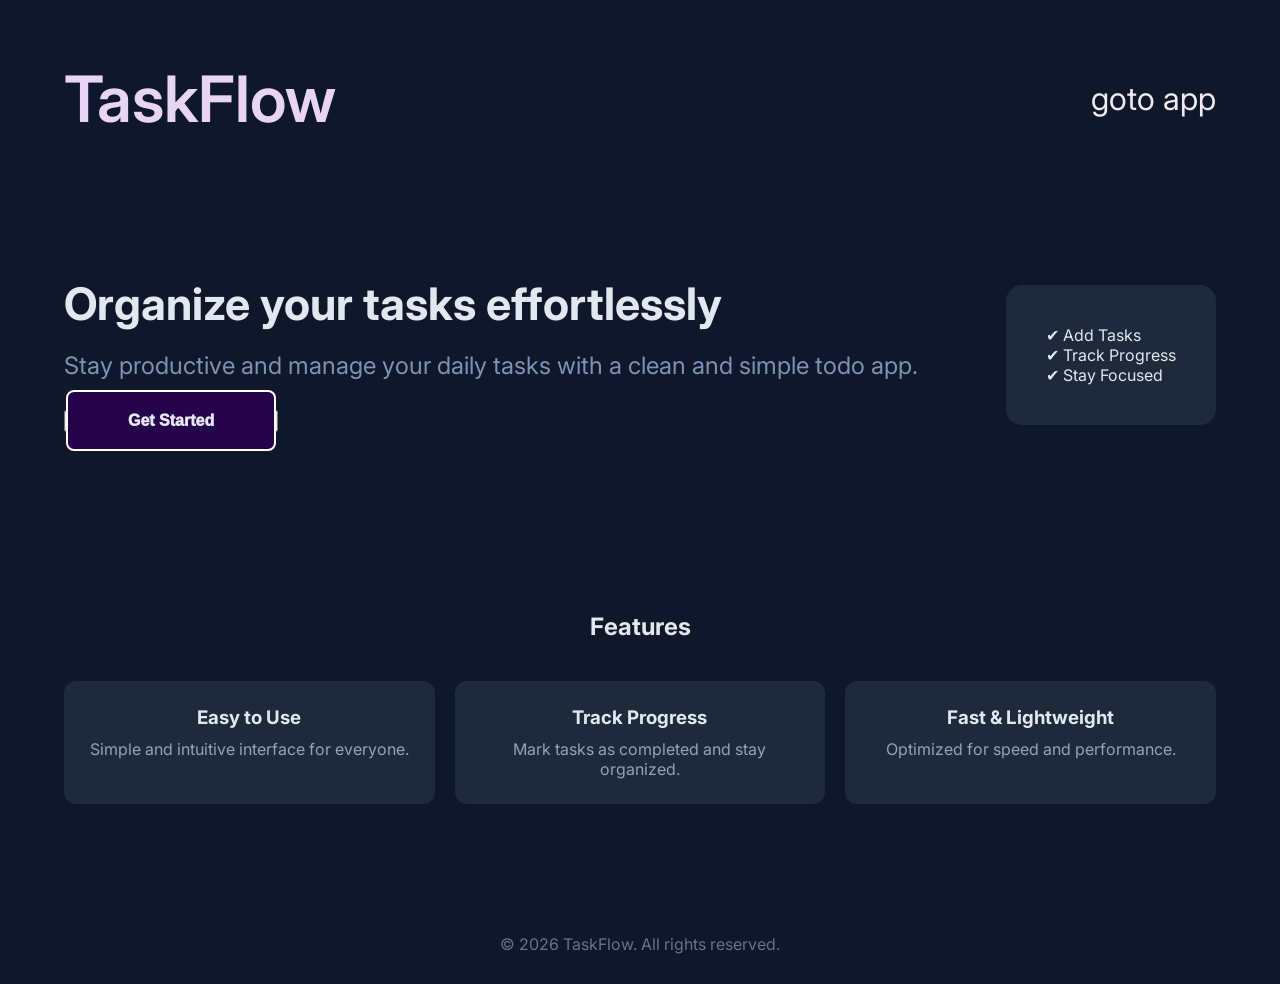
<file: index.html>
<!DOCTYPE html>
<html lang="en">
<head>
<meta charset="UTF-8">
<meta name="viewport" content="width=device-width, initial-scale=1.0">
<title>TaskFlow - Simple Todo App</title>

<link href="https://fonts.googleapis.com/css2?family=Inter:wght@300;400;500;600&display=swap" rel="stylesheet">

<link rel="stylesheet" href="./index.css">
</head>

<body>

<div class="container">

<nav>
    <div class="logo">TaskFlow</div>
    <div>
        <a href="home.html">goto app</a>
    </div>
</nav>

<section class="hero">
    <div class="hero-text">
        <h1>Organize your tasks effortlessly</h1>
        <p>Stay productive and manage your daily tasks with a clean and simple todo app.</p>
        
        <button class="btn"><a href="home.html">Get Started</a></button>
    </div>

    <div class="hero-img">
        <p>✔ Add Tasks<br>✔ Track Progress<br>✔ Stay Focused</p>
    </div>
</section>

<section class="features" id="features">
    <h2>Features</h2>
    <div class="cards">
        <div class="card">
            <h3>Easy to Use</h3>
            <p>Simple and intuitive interface for everyone.</p>
        </div>
        <div class="card">
            <h3>Track Progress</h3>
            <p>Mark tasks as completed and stay organized.</p>
        </div>
        <div class="card">
            <h3>Fast & Lightweight</h3>
            <p>Optimized for speed and performance.</p>
        </div>
    </div>
</section>

<footer>
    <p>© 2026 TaskFlow. All rights reserved.</p>
</footer>

</div>

</body>
</html>
</file>
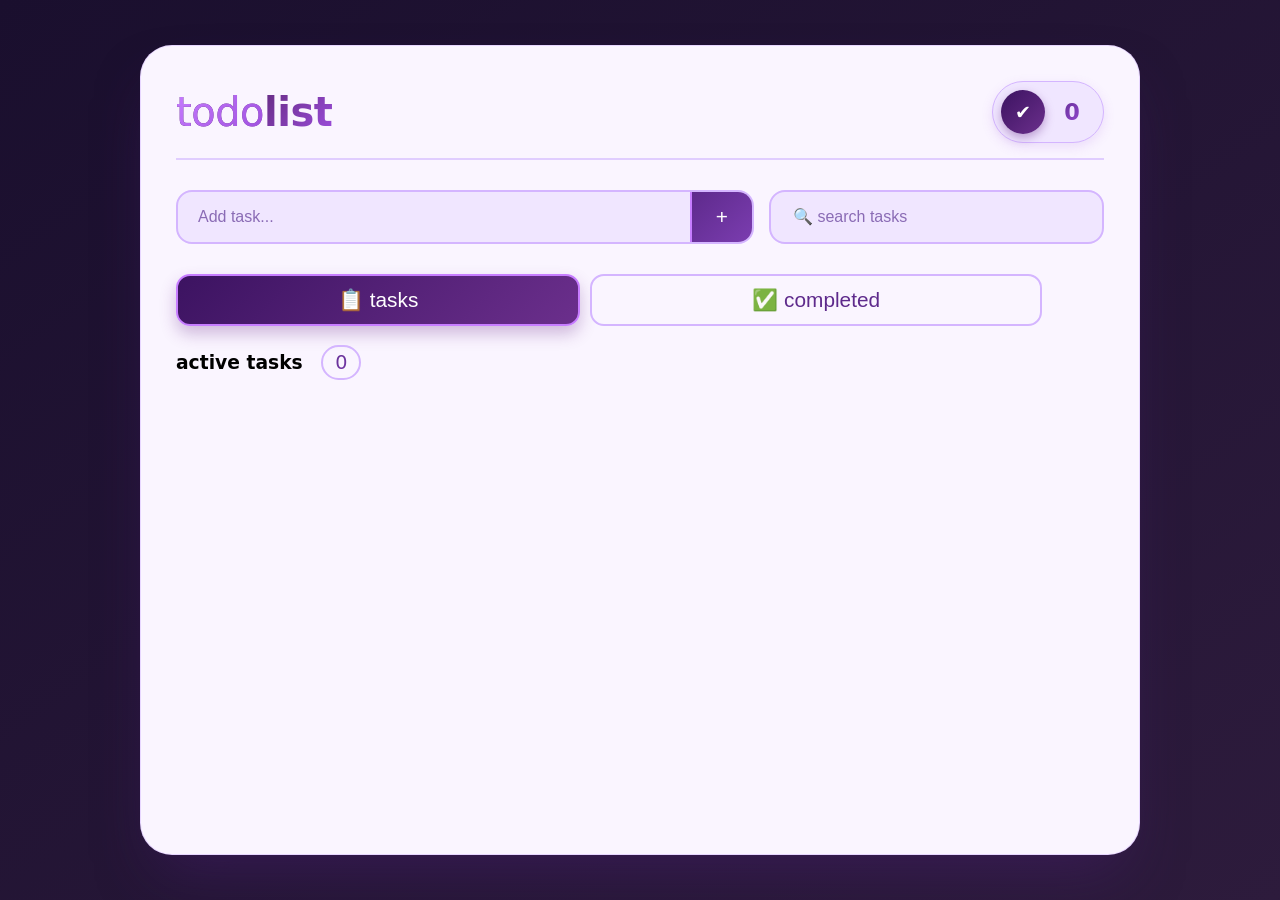
<file: home.html>
<!DOCTYPE html>
<html lang="en">
<head>
<meta charset="UTF-8">
<title>Todo App</title>
<link rel="stylesheet" href="./main.css">
</head>

<body>

<div class="app">

    <!-- HEADER -->
    <div class="header">
        <h1><span>todo</span>list</h1>

        <div class="status">
            <div class="circle">✔</div>
            <span id="count">0</span>
        </div>
    </div>

    <!-- INPUT + SEARCH -->
    <div class="top-bar">
        <div class="input-box">
            <input type="text" id="taskInput" placeholder="Add task...">
            <button onclick="addTask()">+</button>
        </div>

        <input type="text" id="search" placeholder="🔍 search tasks">
    </div>

    <!-- TABS -->
    <div class="tabs">
        <button class="active" onclick="showTab('tasks')">📋 tasks</button>
        <button onclick="showTab('completed')">✅ completed</button>
    </div>

    <!-- TASKS -->
    <div id="tasksTab" class="tab-content">
        <h3>active tasks <span id="taskCount">0</span></h3>
        <br><br>
        <div id="taskList"></div>
    </div>

    <!-- COMPLETED -->
    <div id="completedTab" class="tab-content hidden">
        <h3>completed tasks</h3>
        <br><br>
        <div id="completedList"></div>
        <button class="clear-btn" onclick="clearCompleted()">✖ clear completed</button>
    </div>

</div>

<script src="script.js"></script>
</body>
</html>
</file>
<file: index.css>
/*landing page*/

* {
    margin: 0;
    padding: 0;
    box-sizing: border-box;
}

body {
    font-family: 'Inter', sans-serif;
    background: #0f172a;
    color: #e2e8f0;
}

.container {
    width: 90%;
    max-width: 2000px;
    margin: auto;
}

/* NAVBAR */
nav {
    display: flex;
    justify-content: space-between;
    align-items: center;
    padding: 60px 0;
}

.logo {
    font-size: 4rem;
    font-weight: 600;
    color: #e8d5f5;
}

nav a {
    text-decoration: none;
    color: #efeaf0;
    margin-left: 20px;
    transition: 0.3s;
    font-size:2rem;
}

nav a:hover {
    color: #22d3ee;
}

/* HERO */
.hero {
    display: flex;
    justify-content: space-between;
    align-items: center;
    padding: 80px 0;
}

.hero-text {
    max-width: 1000px;
}

.hero-text h1 {
    font-size: 2.8rem;
    margin-bottom: 20px;
}

.hero-text p {
    color: #7b94b6;
    margin-bottom: 30px;
    font-size:1.5rem;
}

.btn a{
    padding: 20px 60px;
    border: 2px solid white;
    border-radius: 8px;
    background: #25044b;
    color: #e5e8f0;
    font-weight: 1000;
    cursor: pointer;
    transition: 0.3s;
    font-size:1rem;
    text-decoration:none;
    margin-bottom:100px;
}


.btn:hover {
    background: #5f3f94;
}

.hero-img {
    background: #1e293b;
    padding: 40px;
    border-radius: 16px;
}

/* FEATURES */
.features {
    padding: 100px 0;
    text-align: center;
}

.features h2 {
    margin-bottom: 40px;
}

.cards {
    display: grid;
    grid-template-columns: repeat(auto-fit, minmax(220px, 1fr));
    gap: 20px;
}

.card {
    background: #1e293b;
    padding: 25px;
    border-radius: 12px;
    transition: 0.3s;
}

.card:hover {
    transform: translateY(-5px);
}

.card h3 {
    margin-bottom: 10px;
}

.card p {
    color: #94a3b8;
}

/* FOOTER */
footer {
    text-align: center;
    padding: 30px 0;
    color: #64748b;
}


/* ================= RESPONSIVE DESIGN ================= */

/* Tablets (768px and below) */
@media (max-width: 768px) {

    nav {
        flex-direction: column;
        gap: 20px;
        padding: 30px 0;
    }

    .logo {
        font-size: 2.5rem;
    }

    nav a {
        font-size: 1.2rem;
    }

    .hero {
        flex-direction: column;
        text-align: center;
        gap: 40px;
    }

    .hero-text h1 {
        font-size: 2rem;
    }

    .hero-text p {
        font-size: 1.2rem;
    }

    .btn a {
        padding: 15px 30px;
        font-size: 0.9rem;
    }

    .hero-img {
        width: 100%;
    }

    .features {
        padding: 60px 0;
    }
}


/* Mobile (480px and below) */
@media (max-width: 480px) {

    .container {
        width: 95%;
    }

    .logo {
        font-size: 2rem;
    }

    nav a {
        font-size: 1rem;
    }

    .hero-text h1 {
        font-size: 1.6rem;
    }

    .hero-text p {
        font-size: 1rem;
    }

    .btn a {
        padding: 12px 20px;
        font-size: 0.8rem;
    }

    .hero-img {
        padding: 20px;
        font-size: 0.9rem;
    }

    .features h2 {
        font-size: 1.5rem;
    }

    .card {
        padding: 15px;
    }

    footer {
        font-size: 0.8rem;
    }
}
</file>
<file: main.css>
/* RESET */
* {
    margin: 0;
    padding: 0;
    box-sizing: border-box;
}

/* BODY */
body {
    font-family: 'Inter', 'Segoe UI', system-ui, -apple-system, sans-serif;
    background: linear-gradient(145deg, #1a0f2e 0%, #2d1b3c 100%);
    display: flex;
    justify-content: center;
    align-items: center;
    min-height: 100vh;
    padding: 20px;
}

/* MAIN CARD */
.app {
    background: #faf5ff;
    width: 92%;
    max-width: 1000px;
    padding: 35px;
    min-height: 90vh;
    border-radius: 32px;
    box-shadow: 0 30px 60px -20px rgba(74, 29, 116, 0.5);
    border: 1px solid rgba(156, 89, 255, 0.2);
}

/* HEADER */
.header {
    display: flex;
    justify-content: space-between;
    align-items: center;
    margin-bottom: 30px;
    padding-bottom: 15px;
    border-bottom: 2px solid #e0cdff;
}

.header h1 {
    font-size: 2.5rem;
    font-weight: 700;
    background: linear-gradient(135deg, #2e0f4a, #6b2f8c, #9d4edd);
    -webkit-background-clip: text;
    -webkit-text-fill-color: transparent;
    letter-spacing: -0.5px;
}

.header h1 span {
    font-weight: 300;
    background: linear-gradient(135deg, #c77dff, #9d4edd);
    -webkit-background-clip: text;
    -webkit-text-fill-color: transparent;
}

/* STATUS */
.status {
    display: flex;
    align-items: center;
    gap: 12px;
    background: #f0e6ff;
    padding: 8px 16px 8px 8px;
    border-radius: 100px;
    border: 1px solid #d4b5ff;
    box-shadow: 0 4px 12px rgba(157, 78, 221, 0.15);
}

.circle {
    width: 44px;
    height: 44px;
    background: linear-gradient(135deg, #3c1361, #6b2f8c);
    color: white;
    border-radius: 50%;
    display: flex;
    align-items: center;
    justify-content: center;
    font-size: 1.2rem;
    font-weight: 500;
    box-shadow: 0 4px 10px rgba(108, 47, 140, 0.4);
}

.status span:last-child {
    font-size: 1.4rem;
    font-weight: 600;
    background: linear-gradient(135deg, #5e2a8c, #9d4edd);
    -webkit-background-clip: text;
    -webkit-text-fill-color: transparent;
    min-width: 30px;
    text-align: center;
}

/* INPUT AREA */
.top-bar {
    display: flex;
    gap: 15px;
    margin: 25px 0 30px;
    flex-wrap: wrap;
}

.input-box {
    display: flex;
    flex: 2;
    min-width: 280px;
    background: #f0e6ff;
    border-radius: 16px;
    border: 2px solid #d4b5ff;
    overflow: hidden;
    transition: all 0.3s ease;
}

.input-box:focus-within {
    border-color: #9d4edd;
    box-shadow: 0 0 0 4px rgba(157, 78, 221, 0.2);
}

.input-box input {
    flex: 1;
    padding: 16px 20px;
    font-size: 1rem;
    border: none;
    outline: none;
    background: transparent;
    color: #2e0f4a;
}

.input-box input::placeholder {
    color: #8a6bb5;
}

.input-box button {
    padding: 0 24px;
    border: none;
    background: linear-gradient(135deg, #5e2a8c, #7b3db0);
    color: white;
    cursor: pointer;
    font-size: 1.3rem;
    transition: all 0.3s ease;
    border-left: 2px solid #c77dff;
}

.input-box button:hover {
    background: linear-gradient(135deg, #6b2f8c, #8f4ac9);
    transform: translateY(-2px);
}

/* SEARCH */
#search {
    padding: 16px 22px;
    border-radius: 16px;
    border: 2px solid #d4b5ff;
    outline: none;
    min-width: 240px;
    font-size: 1rem;
    background: #f0e6ff;
    color: #2e0f4a;
    flex: 1;
    transition: all 0.3s ease;
}

#search:focus {
    border-color: #9d4edd;
    box-shadow: 0 0 0 4px rgba(157, 78, 221, 0.2);
    background: #ffffff;
}

#search::placeholder {
    color: #8a6bb5;
}

/* TABS */
.tabs {
    display: flex;
    gap: 10px;
    margin-bottom: 25px;
}

.tabs button {
    padding: 12px 160px;
    font-size: 1.3rem;
    font-weight: 500;
    border-radius: 14px;
    border: 2px solid #d4b5ff;
    cursor: pointer;
    background: #faf5ff;
    color: #5e2a8c;
    transition: all 0.3s ease;
}

.tabs button:hover {
    border-color: #9d4edd;
    color: #7b3db0;
    transform: translateY(-2px);
    box-shadow: 0 6px 12px rgba(157, 78, 221, 0.2);
}

.tabs .active {
    background: linear-gradient(135deg, #3c1361, #6b2f8c);
    color: white;
    border-color: #c77dff;
    box-shadow: 0 8px 16px rgba(108, 47, 140, 0.3);
}

/* TASK LIST CONTAINER */
#taskContainer {
    min-height: 350px;
    max-height: 450px;
    overflow-y: auto;
    padding-right: 8px;
    margin: 20px 0 15px;
}

/* CUSTOM SCROLLBAR */
#taskContainer::-webkit-scrollbar {
    width: 8px;
}

#taskContainer::-webkit-scrollbar-track {
    background: #e0cdff;
    border-radius: 8px;
}

#taskContainer::-webkit-scrollbar-thumb {
    background: linear-gradient(135deg, #5e2a8c, #7b3db0);
    border-radius: 8px;
}

#taskContainer::-webkit-scrollbar-thumb:hover {
    background: linear-gradient(135deg, #6b2f8c, #8f4ac9);
}

/* TASK ITEM */
.task {
    background: #ffffff;
    padding: 20px 40px;
    border-radius: 18px;
    margin-bottom: 12px;
    display: flex;
    justify-content: space-between;
    align-items: center;
    border: 1px solid #d4b5ff;
    box-shadow: 0 4px 12px rgba(94, 42, 140, 0.1);
    transition: all 0.3s ease;
}

.task:hover {
    border-color: #9d4edd;
    box-shadow: 0 12px 24px -12px rgba(157, 78, 221, 0.3);
    transform: translateY(-2px);
    background: linear-gradient(to right, #ffffff, #f8f0ff);
}

/* TASK LEFT SECTION */
.task-left {
    display: flex;
    align-items: center;
    gap: 5px;
    flex: 1;
}

/* CHECKBOX */
.task input[type="checkbox"] {
    width: 20px;
    height: 20px;
    cursor: pointer;
    accent-color: #9d4edd;
}

/* TASK TEXT */
.task span {
    font-size: 1.1rem;
    color: #2e0f4a;
    font-weight: 450;
}

/* COMPLETED TEXT */
.done {
    text-decoration: line-through;
    color: #aa99cc !important;
}

/* BUTTONS CONTAINER */
.actions {
    display: flex;
    gap: 6px;
}

/* ACTION BUTTONS */
.actions button {
    border: none;
    padding: 8px 16px;
    border-radius: 10px;
    cursor: pointer;
    font-size: 0.9rem;
    font-weight: 500;
    transition: all 0.3s ease;
    border: 1px solid transparent;
}

.complete {
    background: #e8d9ff;
    color: #5e2a8c;
    border-color: #d4b5ff;
}

.complete:hover {
    background: #d4b5ff;
    transform: translateY(-2px);
    box-shadow: 0 4px 8px rgba(94, 42, 140, 0.2);
}

.delete {
    background: #ffe5f0;
    color: #d83a7a;
    border-color: #ffb8d2;
}

.delete:hover {
    background: #ffb8d2;
    transform: translateY(-2px);
    box-shadow: 0 4px 8px rgba(216, 58, 122, 0.2);
}

.undo {
    background: #fff0d9;
    color: #b45b0a;
    border-color: #ffe0b3;
}

.undo:hover {
    background: #ffe0b3;
    transform: translateY(-2px);
    box-shadow: 0 4px 8px rgba(180, 91, 10, 0.2);
}

.edit {
    background: #f0e6ff;
    color: #5e2a8c;
    border-color: #d4b5ff;
}

.edit:hover {
    background: #d4b5ff;
    transform: translateY(-2px);
    box-shadow: 0 4px 8px rgba(94, 42, 140, 0.2);
}

/* EDIT INPUT */
.edit-input {
    flex: 1;
    padding: 12px 16px;
    border-radius: 12px;
    border: 2px solid #d4b5ff;
    outline: none;
    font-size: 1rem;
    background: #ffffff;
    color: #2e0f4a;
    transition: all 0.3s ease;
}

.edit-input:focus {
    border-color: #9d4edd;
    box-shadow: 0 0 0 4px rgba(157, 78, 221, 0.15);
}

/* CLEAR BUTTON */
.clear-btn {
    margin-top: 20px;
    padding: 12px 20px;
    font-size: 0.95rem;
    font-weight: 500;
    background: #f0e6ff;
    border: 2px solid #d4b5ff;
    border-radius: 14px;
    color: #5e2a8c;
    cursor: pointer;
    transition: all 0.3s ease;
    display: inline-flex;
    align-items: center;
    gap: 8px;
}

.clear-btn:hover {
    background: #ffffff;
    border-color: #9d4edd;
    color: #7b3db0;
    transform: translateY(-2px);
    box-shadow: 0 6px 12px rgba(157, 78, 221, 0.2);
}

/* HIDDEN */
.hidden {
    display: none !important;
}

/* EMPTY STATE */
.empty-state {
    text-align: center;
    padding: 60px 20px;
    color: #8a6bb5;
    font-size: 1.1rem;
    background: #f0e6ff;
    border-radius: 24px;
    border: 2px dashed #d4b5ff;
    margin: 20px 0;
}

/* TASK COUNTER */
#taskCount {
    font-size: 1.2rem;
    font-weight: 500;
    background: linear-gradient(135deg, #5e2a8c, #7b3db0);
    -webkit-background-clip: text;
    -webkit-text-fill-color: transparent;
    margin-left: 12px;
    padding: 4px 12px;
    background-color: #f0e6ff;
    border-radius: 40px;
    border: 2px solid #d4b5ff;
}

/* RESPONSIVE */
@media (max-width: 768px) {
    .app {
        padding: 20px;
    }

    .header h1 {
        font-size: 2rem;
    }

    .status {
        padding: 5px 12px 5px 5px;
    }

    .circle {
        width: 38px;
        height: 38px;
        font-size: 1rem;
    }

    .status span:last-child {
        font-size: 1.2rem;
    }

    .top-bar {
        flex-direction: column;
    }

    .input-box {
        width: 100%;
    }

    #search {
        width: 100%;
    }

    .tabs {
        flex-wrap: wrap;
    }

    .tabs button {
        flex: 1;
        padding: 10px 16px;
        text-align: center;
        font-size: 1rem;
    }

    .task {
        padding: 14px;
    }

    .actions {
        flex-wrap: wrap;
        justify-content: flex-end;
    }

    .actions button {
        padding: 6px 12px;
        font-size: 0.85rem;
    }
}

/* ADDITIONAL SPACING */
.header-actions {
    display: flex;
    align-items: center;
    gap: 15px;
}

/* TASK METADATA (if needed) */
.task-meta {
    display: flex;
    align-items: center;
    gap: 8px;
}

/* FOCUS STATES */
button:focus-visible, input:focus-visible {
    outline: 2px solid #9d4edd;
    outline-offset: 2px;
}

/* ANIMATION FOR NEW TASKS */
@keyframes fadeIn {
    from {
        opacity: 0;
        transform: translateY(10px);
    }
    to {
        opacity: 1;
        transform: translateY(0);
    }
}

.task {
    animation: fadeIn 0.3s ease-out;
}

/* PURPLE GRADIENT DECORATIONS */
.purple-glow {
    background: radial-gradient(circle at 30% 50%, rgba(157, 78, 221, 0.1), transparent 50%);
}

/* PROGRESS BAR */
.progress-bar {
    background: #f0e6ff;
    height: 8px;
    border-radius: 4px;
    margin: 15px 0;
    overflow: hidden;
}

.progress-fill {
    background: linear-gradient(90deg, #3c1361, #6b2f8c, #9d4edd, #c77dff);
    height: 100%;
    width: 0%;
    transition: width 0.3s ease;
    border-radius: 4px;
}

/* CATEGORY TAGS */
.category-tag {
    display: inline-block;
    padding: 4px 12px;
    border-radius: 20px;
    font-size: 0.8rem;
    background: #f0e6ff;
    color: #5e2a8c;
    border: 1px solid #d4b5ff;
    margin-left: 10px;
}

/* PRIORITY INDICATORS */
.priority-high {
    border-left: 4px solid #9d4edd;
}

.priority-medium {
    border-left: 4px solid #b87aff;
}

.priority-low {
    border-left: 4px solid #d4b5ff;
}

/* PULSE ANIMATION */
@keyframes pulse-purple {
    0%, 100% {
        box-shadow: 0 0 0 0 rgba(157, 78, 221, 0.4);
    }
    50% {
        box-shadow: 0 0 0 8px rgba(157, 78, 221, 0);
    }
}

.pulse-purple {
    animation: pulse-purple 2s infinite;
}

/* LAVENDER BACKGROUND ELEMENTS */
.bg-lavender {
    background: linear-gradient(145deg, #faf5ff, #f0e6ff);
}

/* DARK PURPLE TEXT */
.text-dark-purple {
    color: #2e0f4a;
}

/* VIOLET ACCENTS */
.violet-accent {
    border-bottom: 2px solid #9d4edd;
}

/* SUCCESS TOAST */
.toast-success {
    background: linear-gradient(135deg, #5e2a8c, #7b3db0);
    color: white;
    padding: 12px 24px;
    border-radius: 50px;
    box-shadow: 0 8px 16px rgba(94, 42, 140, 0.3);
    position: fixed;
    bottom: 20px;
    right: 20px;
    animation: slideIn 0.3s ease;
}

@keyframes slideIn {
    from {
        transform: translateX(100%);
        opacity: 0;
    }
    to {
        transform: translateX(0);
        opacity: 1;
    }
}
</file>
